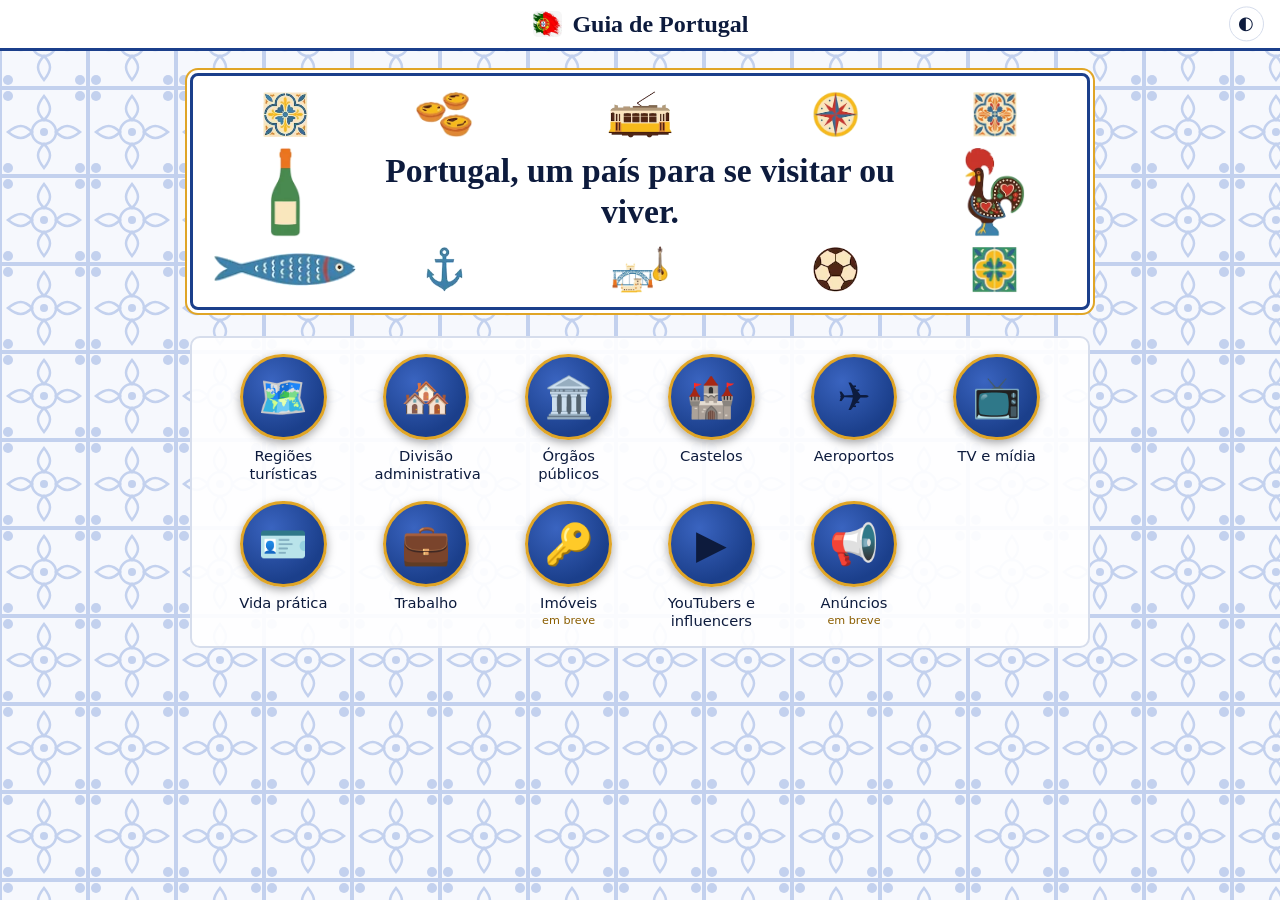
<file: index.html>
<!DOCTYPE html>
<html lang="pt-PT">
<head>
<meta charset="utf-8">
<meta name="viewport" content="width=device-width, initial-scale=1">
<title>Guia de Portugal — turismo e vida prática</title>
<meta name="description" content="Guia geral sobre Portugal para turismo e vida prática.">
<meta name="theme-color" content="#1b3f8b">
<link rel="manifest" href="manifest.webmanifest">
<link rel="icon" href="favicon.ico" sizes="any">
<link rel="icon" href="favicon.png" type="image/png" sizes="64x64">
<link rel="apple-touch-icon" href="icon-192.png">
<link rel="stylesheet" href="style.css">
</head>
<body class="home">
<header class="top"><a class="brand" href="index.html"><img class="logo" src="img/logo-192.webp" srcset="img/logo-96.webp 96w, img/logo-192.webp 192w, img/logo-360.webp 360w" sizes="40px" alt="" width="33" height="29" style="height:1.15em;width:auto"><span>Guia de Portugal</span></a><button id="tema" aria-label="Alternar tema claro/escuro">◐</button></header>
<main class="home-in">
  <div class="titulo"><div class="malha"><span class="s a"><img src="img/azulejo-azul.webp" alt="" draggable="false"></span><span class="s b"><img src="img/pasteis.webp" alt="" draggable="false"></span><span class="s c"><img src="img/bonde.webp" alt="" draggable="false"></span><span class="s d"><img src="img/bussola.webp" alt="" draggable="false"></span><span class="s e"><img src="img/azulejo-laranja.webp" alt="" draggable="false"></span><span class="s f"><img src="img/garrafa.webp" alt="" draggable="false"></span><span class="s g"><img src="img/galo.webp" alt="" draggable="false"></span><span class="s h"><img src="img/sardinhas.webp" alt="" draggable="false"></span><span class="s i"><img src="img/ancora.webp" alt="" draggable="false"></span><span class="s j"><img src="img/ponte.webp" alt="" draggable="false"></span><span class="s k"><img src="img/bola.webp" alt="" draggable="false"></span><span class="s l"><img src="img/azulejo-verde.webp" alt="" draggable="false"></span><h1>Portugal, um país para se visitar ou viver.</h1></div></div>
  <nav class="rodas painel" aria-label="Assuntos do guia">
    <a class="roda" href="secao.html?s=regioes&amp;t=Regi%C3%B5es%20tur%C3%ADsticas"><span class="o" aria-hidden="true">🗺️</span><span class="n">Regiões turísticas</span></a>
    <a class="roda" href="administracao.html"><span class="o" aria-hidden="true">🏘️</span><span class="n">Divisão administrativa</span></a>
    <a class="roda" href="orgaos.html"><span class="o" aria-hidden="true">🏛️</span><span class="n">Órgãos públicos</span></a>
    <a class="roda" href="secao.html?s=castelos&amp;t=Castelos"><span class="o" aria-hidden="true">🏰</span><span class="n">Castelos</span></a>
    <a class="roda" href="secao.html?s=aeroportos&amp;t=Aeroportos"><span class="o" aria-hidden="true">✈️</span><span class="n">Aeroportos</span></a>
    <a class="roda" href="secao.html?s=midia&amp;t=TV%20e%20m%C3%ADdia"><span class="o" aria-hidden="true">📺</span><span class="n">TV e mídia</span></a>
    <a class="roda" href="secao.html?s=vida&amp;t=Vida%20pr%C3%A1tica"><span class="o" aria-hidden="true">🪪</span><span class="n">Vida prática</span></a>
    <a class="roda" href="secao.html?s=trabalho&amp;t=Trabalho"><span class="o" aria-hidden="true">💼</span><span class="n">Trabalho</span></a>
    <a class="roda" href="secao.html?s=imoveis&amp;t=Im%C3%B3veis"><span class="o" aria-hidden="true">🔑</span><span class="n">Imóveis</span><small>em breve</small></a>
    <a class="roda" href="youtubers.html"><span class="o" aria-hidden="true">▶️</span><span class="n">YouTubers e influencers</span></a>
    <a class="roda" href="secao.html?s=anuncios&amp;t=An%C3%BAncios"><span class="o" aria-hidden="true">📢</span><span class="n">Anúncios</span><small>em breve</small></a>
  </nav>
</main>
<script src="common.js"></script>
</body>
</html>
</file>
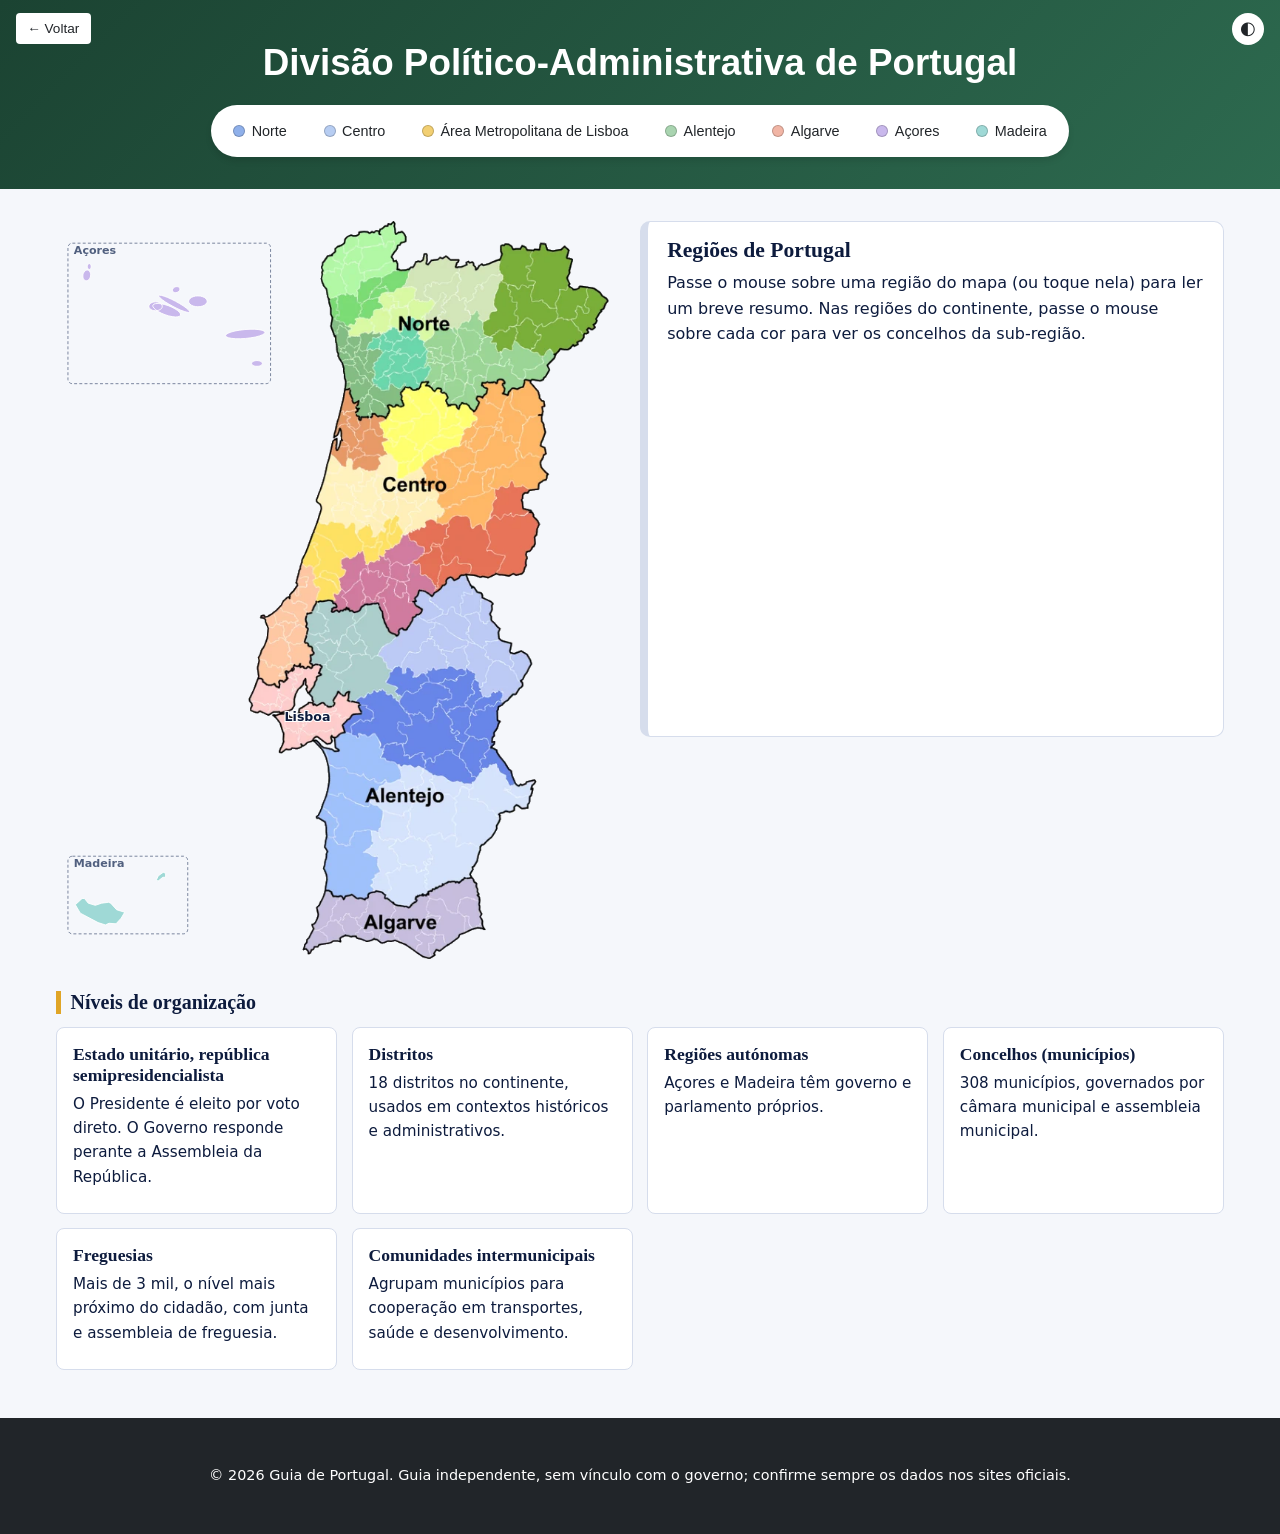
<file: administracao.html>
<!DOCTYPE html>
<html lang="pt-PT">
<head>
<meta charset="utf-8">
<meta name="viewport" content="width=device-width, initial-scale=1">
<title>Divisão político-administrativa — Guia de Portugal</title>
<meta name="description" content="Guia geral sobre Portugal para turismo e vida prática.">
<meta name="theme-color" content="#2d6a4f">
<link rel="manifest" href="manifest.webmanifest">
<link rel="icon" href="favicon.ico" sizes="any">
<link rel="icon" href="favicon.png" type="image/png" sizes="64x64">
<link rel="apple-touch-icon" href="icon-192.png">
<link rel="stylesheet" href="style.css?v=15">
</head>
<body class="interna">
<header class="cab">
  <a class="cab-voltar" href="index.html" data-voltar>← Voltar</a>
  <button class="cab-tema" id="tema" aria-label="Alternar tema claro/escuro">◐</button>
  <h1>Divisão Político-Administrativa de Portugal</h1>
  <div class="header-categories" id="lista"></div>
</header>
<main class="conteudo container">
  <div class="mapa-wrap">
    <figure class="mapa"><div id="mapa"></div></figure>
    <aside id="info" aria-live="polite"></aside>
  </div>
  <h3 class="gt">Níveis de organização</h3>
  <div id="niveis" class="grade"></div>
</main>
<footer class="rodape"><p>&copy; 2026 Guia de Portugal. Guia independente, sem vínculo com o governo; confirme sempre os dados nos sites oficiais.</p></footer>
<script src="common.js?v=15"></script>
<script src="data.js?v=15"></script>
<script src="mapa-dados.js?v=15"></script>
<script src="mapa-continente.js?v=15"></script>
<script src="administracao.js?v=15"></script>
<script src="bonde-voltar.js"></script>
</body>
</html>
</file>
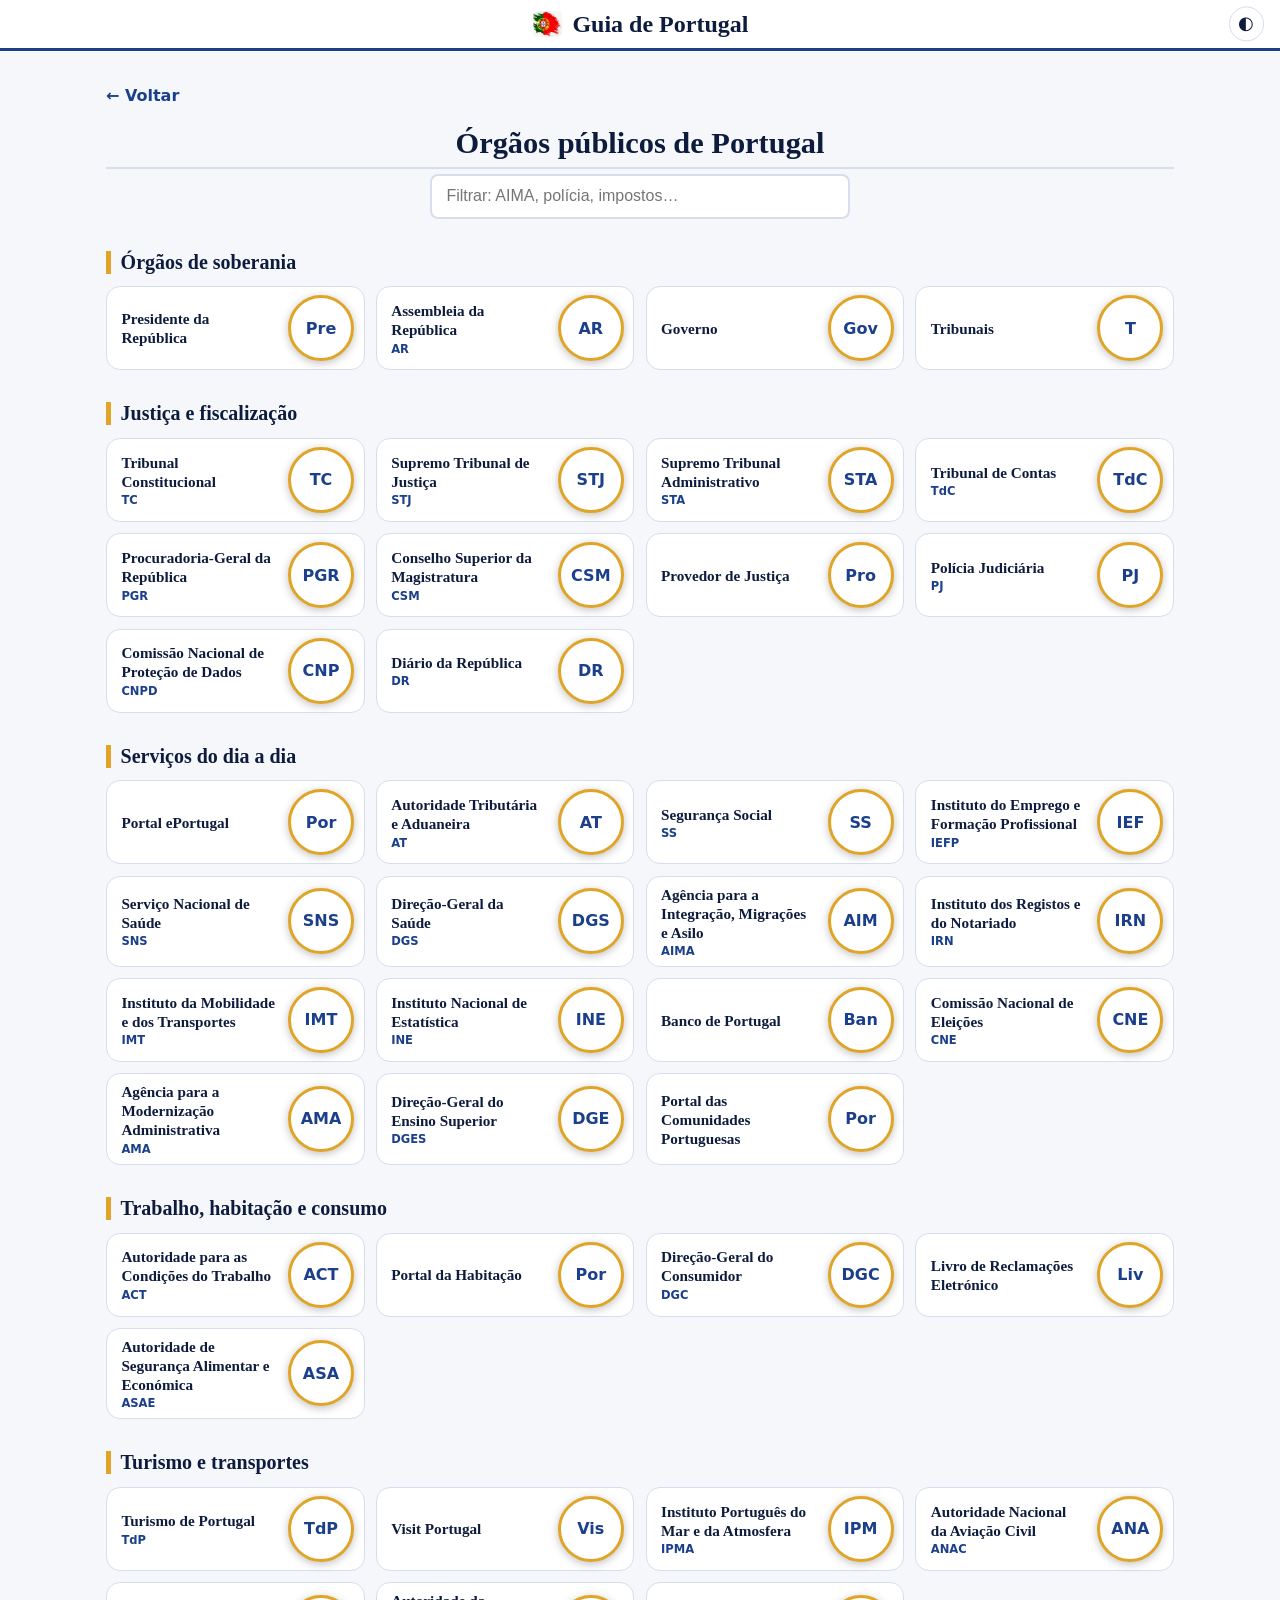
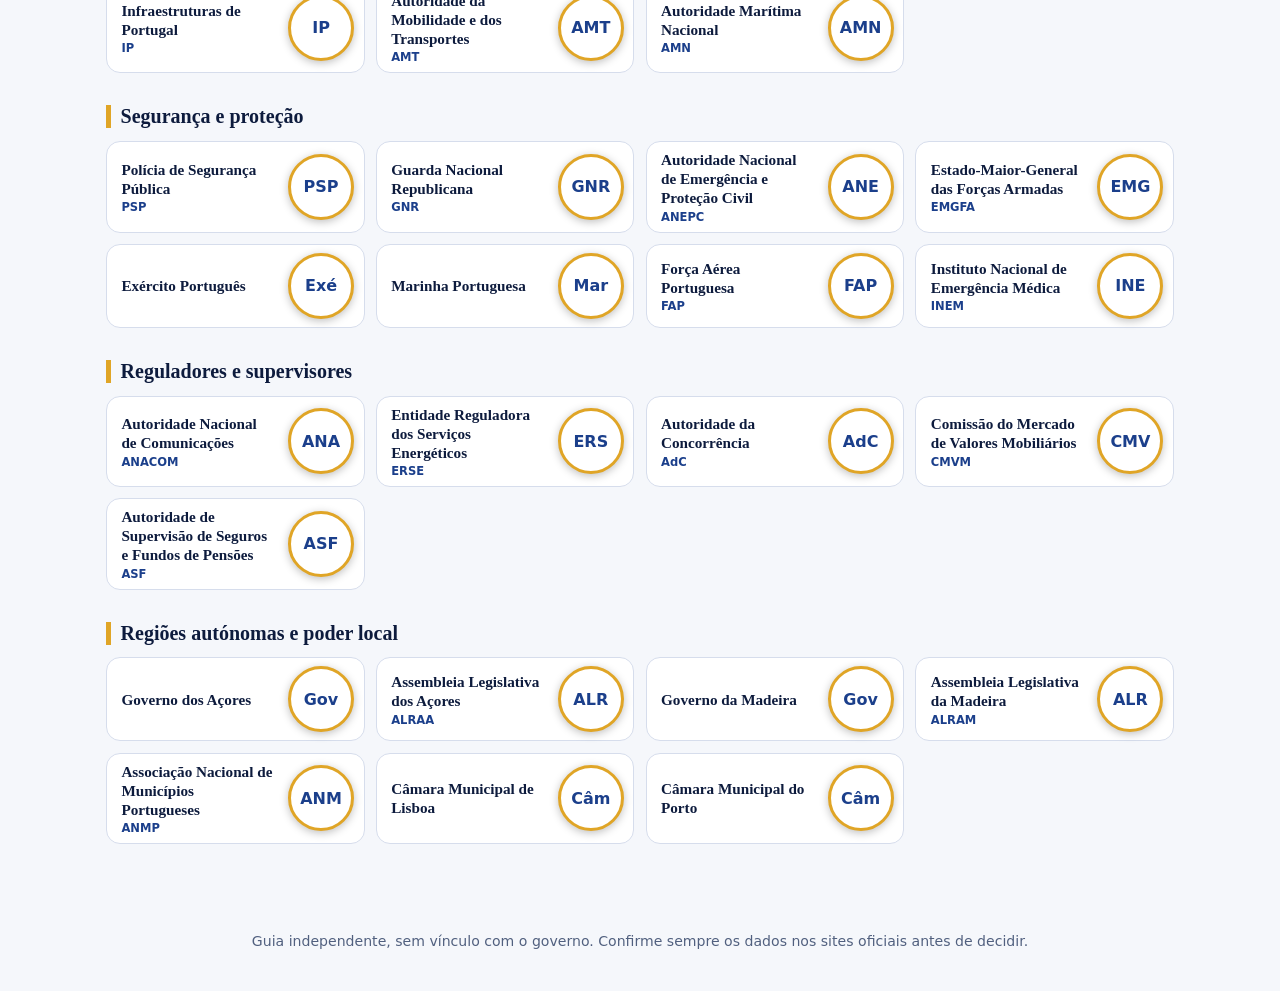
<file: orgaos.html>
<!DOCTYPE html>
<html lang="pt-PT">
<head>
<meta charset="utf-8">
<meta name="viewport" content="width=device-width, initial-scale=1">
<title>Órgãos públicos — Guia de Portugal</title>
<meta name="description" content="Guia geral sobre Portugal para turismo e vida prática.">
<meta name="theme-color" content="#1b3f8b">
<link rel="manifest" href="manifest.webmanifest">
<link rel="icon" href="favicon.ico" sizes="any">
<link rel="icon" href="favicon.png" type="image/png" sizes="64x64">
<link rel="apple-touch-icon" href="icon-192.png">
<link rel="stylesheet" href="style.css">
</head>
<body class="interna">
<header class="top"><a class="brand" href="index.html"><img class="logo" src="img/logo-192.webp" srcset="img/logo-96.webp 96w, img/logo-192.webp 192w, img/logo-360.webp 360w" sizes="40px" alt="" width="33" height="29" style="height:1.15em;width:auto"><span>Guia de Portugal</span></a><button id="tema" aria-label="Alternar tema claro/escuro">◐</button></header>
<main class="conteudo">
  <p><a class="voltar" href="index.html" data-voltar>← Voltar</a></p>
  <h2>Órgãos públicos de Portugal</h2>
  <label class="filtro"><span class="sr">Filtrar órgãos</span><input id="f" type="search" placeholder="Filtrar: AIMA, polícia, impostos…" autocomplete="off"></label>
  <div id="org"></div>
  <div id="tip" role="tooltip"></div>
  <p id="vazio" hidden>Nenhum órgão encontrado.</p>
</main>
<footer><p>Guia independente, sem vínculo com o governo. Confirme sempre os dados nos sites oficiais antes de decidir.</p></footer>
<script src="common.js"></script>
<script src="orgaos.js"></script>
<script src="bonde-voltar.js"></script>
</body>
</html>
</file>
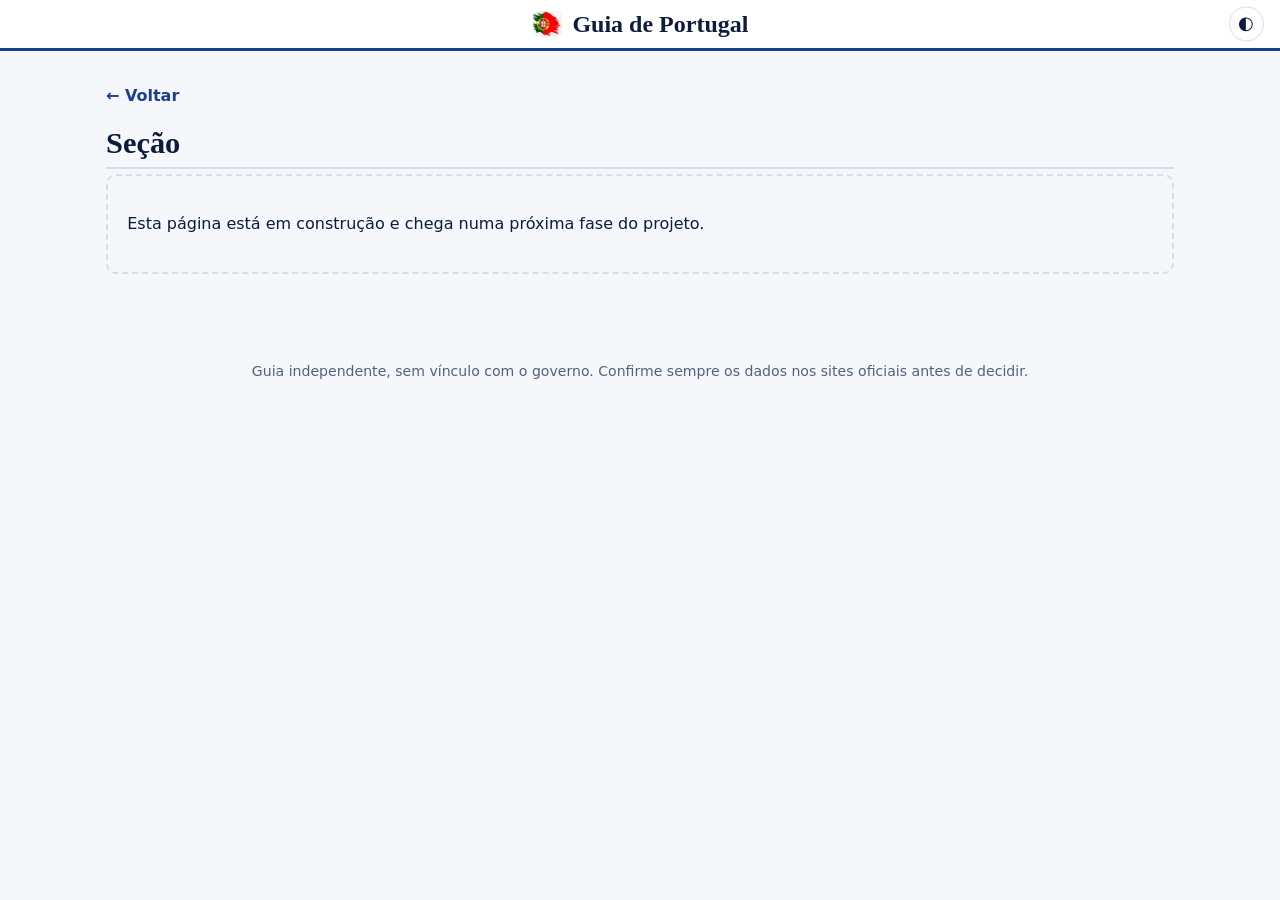
<file: secao.html>
<!DOCTYPE html>
<html lang="pt-PT">
<head>
<meta charset="utf-8">
<meta name="viewport" content="width=device-width, initial-scale=1">
<title>Guia de Portugal</title>
<meta name="description" content="Guia geral sobre Portugal para turismo e vida prática.">
<meta name="theme-color" content="#1b3f8b">
<link rel="manifest" href="manifest.webmanifest">
<link rel="icon" href="favicon.ico" sizes="any">
<link rel="icon" href="favicon.png" type="image/png" sizes="64x64">
<link rel="apple-touch-icon" href="icon-192.png">
<link rel="stylesheet" href="style.css">
</head>
<body class="interna">
<header class="top"><a class="brand" href="index.html"><img class="logo" src="img/logo-192.webp" srcset="img/logo-96.webp 96w, img/logo-192.webp 192w, img/logo-360.webp 360w" sizes="40px" alt="" width="33" height="29" style="height:1.15em;width:auto"><span>Guia de Portugal</span></a><button id="tema" aria-label="Alternar tema claro/escuro">◐</button></header>
<main class="conteudo">
  <p><a class="voltar" href="index.html" data-voltar>← Voltar</a></p>
  <div id="sec"></div>
</main>
<footer><p>Guia independente, sem vínculo com o governo. Confirme sempre os dados nos sites oficiais antes de decidir.</p></footer>
<script src="data.js"></script>
<script src="common.js"></script>
<script src="secao.js"></script>
<script src="bonde-voltar.js"></script>
</body>
</html>
</file>
<file: style.css>
:root{--bg:#f5f7fb;--fg:#0d1b3d;--mut:#51607f;--card:#fff;--br:#d6ddec;--az:#1b3f8b;--ouro:#e0a526}
[data-t=escuro]{--bg:#0b1226;--fg:#eaf0ff;--mut:#9fb0d6;--card:#121c3a;--br:#27365f;--az:#7ea2ff}
*{box-sizing:border-box}
body{margin:0;background:var(--bg);color:var(--fg);font:1rem/1.6 system-ui,-apple-system,"Segoe UI",Roboto,sans-serif}
h1,h2,h3,.brand{font-family:Georgia,"Times New Roman",serif;line-height:1.2}
a{color:var(--az)}
:focus-visible{outline:3px solid var(--ouro);outline-offset:3px}
.top{position:relative;z-index:5;text-align:center;padding:.6rem 1rem;background:var(--card);border-bottom:3px solid var(--az)}
.brand{font-weight:700;font-size:1.5rem;text-decoration:none;color:var(--fg)}
#tema{position:absolute;right:1rem;top:50%;transform:translateY(-50%);border:1px solid var(--br);background:none;color:var(--fg);border-radius:50%;width:2.2rem;height:2.2rem;font-size:1.1rem;cursor:pointer}
body.home{display:flex;flex-direction:column;min-height:100vh;min-height:100dvh;background:#fff url("data:image/svg+xml,%3Csvg xmlns='http://www.w3.org/2000/svg' width='88' height='88' viewBox='0 0 88 88'%3E%3Crect width='88' height='88' fill='%23fff'/%3E%3Crect x='1' y='1' width='86' height='86' fill='none' stroke='%231b3f8b' stroke-width='2'/%3E%3Cg fill='none' stroke='%231b3f8b' stroke-width='2.5'%3E%3Ccircle cx='44' cy='44' r='12'/%3E%3Cpath d='M44 8c8 10 8 16 0 24-8-8-8-14 0-24zM44 56c8 8 8 14 0 24-8-10-8-16 0-24zM8 44c10-8 16-8 24 0-8 8-14 8-24 0zM56 44c8-8 14-8 24 0-10 8-16 8-24 0z'/%3E%3C/g%3E%3Cg fill='%231b3f8b'%3E%3Ccircle cx='44' cy='44' r='4'/%3E%3Ccircle cx='8' cy='8' r='5'/%3E%3Ccircle cx='80' cy='8' r='5'/%3E%3Ccircle cx='8' cy='80' r='5'/%3E%3Ccircle cx='80' cy='80' r='5'/%3E%3C/g%3E%3C/svg%3E")}
.painel{margin:auto;width:min(960px,94vw);padding:clamp(1rem,3.5vh,2.2rem) clamp(.8rem,3vw,2rem);text-align:center;color:#fff;background:rgba(13,27,61,.93);border:3px solid var(--ouro);border-radius:8px}
.painel h1{margin:0 0 clamp(.8rem,3vh,1.8rem);font-size:clamp(1.5rem,4.2vw,2.6rem)}
.rodas{display:grid;grid-template-columns:repeat(3,1fr);gap:clamp(.6rem,2vh,1.3rem) .5rem}
@media(min-width:700px){.rodas{grid-template-columns:repeat(6,1fr)}}
.roda{display:flex;flex-direction:column;align-items:center;text-decoration:none;color:#fff}
.o{display:grid;place-items:center;width:clamp(62px,min(17vw,15vh),108px);aspect-ratio:1;border-radius:50%;font-size:clamp(1.7rem,5.2vh,2.7rem);background:radial-gradient(circle at 35% 30%,#3a64c0,#1b3f8b 70%);border:3px solid var(--ouro);box-shadow:0 3px 10px rgba(0,0,0,.35);transition:transform .2s}
.n{margin-top:.45rem;font-size:clamp(.74rem,1.9vh,.92rem);line-height:1.2;max-width:11ch}
.roda small{color:var(--ouro);font-size:.7rem}
.roda:hover .o,.roda:focus-visible .o{transform:translateY(-5px) scale(1.07)}
.roda:active .o{transform:scale(.94)}
.rodas .roda{transition:opacity .4s}
.rodas.saindo .roda:not(.ir){opacity:.15}
.roda.ir .o{animation:ir .5s ease-in forwards}
@keyframes ir{0%{transform:scale(1)}30%{transform:scale(.85)}100%{transform:scale(1.7) rotate(360deg);opacity:0}}
.conteudo{max-width:1100px;margin:auto;padding:1rem 1rem 3rem}
.voltar{font-weight:600;text-decoration:none}
.conteudo h2{margin:0 0 .3rem;font-size:1.9rem;border-bottom:2px solid var(--br);padding-bottom:.4rem}
.conteudo>div>p{color:var(--mut);margin:.4rem 0 1rem;max-width:70ch}
.grade{display:grid;grid-template-columns:repeat(auto-fill,minmax(250px,1fr));gap:.9rem}
.card{background:var(--card);border:1px solid var(--br);border-radius:8px;padding:1rem}
.card h3{margin:0 0 .35rem;font-size:1.1rem}
.card p{margin:0 0 .5rem;font-size:.95rem}
.card small{display:block;color:var(--mut);margin-bottom:.4rem}
.card a{font-weight:600;font-size:.92rem}
.obra{padding:1.2rem;border:2px dashed var(--br);border-radius:10px}
footer{padding:1.5rem 1rem;text-align:center;color:var(--mut);font-size:.88rem}
@media(prefers-reduced-motion:reduce){.o,.rodas .roda{transition:none}}

:root{--painel:rgba(255,255,255,.92);--obs:#8a5d00}
[data-t=escuro]{--painel:rgba(18,28,58,.94);--obs:#e0a526}
body.home{background:#f6f8fd url("data:image/svg+xml,%3Csvg xmlns='http://www.w3.org/2000/svg' width='88' height='88' viewBox='0 0 88 88'%3E%3Crect width='88' height='88' fill='%23f6f8fd'/%3E%3Crect x='1' y='1' width='86' height='86' fill='none' stroke='%23c3d1ee' stroke-width='2'/%3E%3Cg fill='none' stroke='%23c3d1ee' stroke-width='2.5'%3E%3Ccircle cx='44' cy='44' r='12'/%3E%3Cpath d='M44 8c8 10 8 16 0 24-8-8-8-14 0-24zM44 56c8 8 8 14 0 24-8-10-8-16 0-24zM8 44c10-8 16-8 24 0-8 8-14 8-24 0zM56 44c8-8 14-8 24 0-10 8-16 8-24 0z'/%3E%3C/g%3E%3Cg fill='%23c3d1ee'%3E%3Ccircle cx='44' cy='44' r='4'/%3E%3Ccircle cx='8' cy='8' r='5'/%3E%3Ccircle cx='80' cy='8' r='5'/%3E%3Ccircle cx='8' cy='80' r='5'/%3E%3Ccircle cx='80' cy='80' r='5'/%3E%3C/g%3E%3C/svg%3E")}
[data-t=escuro] body.home{background:#0e1730 url("data:image/svg+xml,%3Csvg xmlns='http://www.w3.org/2000/svg' width='88' height='88' viewBox='0 0 88 88'%3E%3Crect width='88' height='88' fill='%230e1730'/%3E%3Crect x='1' y='1' width='86' height='86' fill='none' stroke='%23223563' stroke-width='2'/%3E%3Cg fill='none' stroke='%23223563' stroke-width='2.5'%3E%3Ccircle cx='44' cy='44' r='12'/%3E%3Cpath d='M44 8c8 10 8 16 0 24-8-8-8-14 0-24zM44 56c8 8 8 14 0 24-8-10-8-16 0-24zM8 44c10-8 16-8 24 0-8 8-14 8-24 0zM56 44c8-8 14-8 24 0-10 8-16 8-24 0z'/%3E%3C/g%3E%3Cg fill='%23223563'%3E%3Ccircle cx='44' cy='44' r='4'/%3E%3Ccircle cx='8' cy='8' r='5'/%3E%3Ccircle cx='80' cy='8' r='5'/%3E%3Ccircle cx='8' cy='80' r='5'/%3E%3Ccircle cx='80' cy='80' r='5'/%3E%3C/g%3E%3C/svg%3E")}
.home-in{margin:auto;width:min(900px,94vw);padding:clamp(1.8rem,5vh,2.6rem) 0 1rem;display:flex;flex-direction:column;gap:clamp(.9rem,3vh,1.6rem)}
.titulo{position:relative;padding:clamp(1.5rem,4.5vh,2.2rem) 3.4rem clamp(.8rem,2.5vh,1.3rem);text-align:center;background:var(--card);border:3px solid var(--az);border-radius:8px;box-shadow:0 0 0 3px var(--card),0 0 0 5px var(--ouro)}
.titulo h1{margin:0;font-size:clamp(1.3rem,3.6vw,2.2rem);color:var(--fg)}
.medalhao{position:absolute;top:0;left:50%;width:50px;height:50px;transform:translate(-50%,-55%);padding:5px;background:var(--card);border:3px solid var(--ouro);border-radius:50%}
.sim{position:absolute;top:50%;width:clamp(26px,4.5vw,38px);transform:translateY(-35%)}
.sim.esq{left:.9rem}.sim.dir{right:.9rem}
.painel{padding:clamp(.8rem,2.4vh,1.4rem) clamp(.6rem,2vw,1.5rem);color:var(--fg);background:var(--painel);border:2px solid var(--br);border-radius:10px;text-align:center}
.roda{color:var(--fg)}
.roda small{color:var(--obs)}
.o{width:clamp(54px,min(15vw,12.5vh),98px);font-size:clamp(1.5rem,4.6vh,2.5rem)}

.home-in{margin:clamp(.8rem,2.5vh,1.6rem) auto 0;padding:0}
.titulo{padding:clamp(.5rem,1.6vh,1rem) clamp(.5rem,2vw,1.2rem)}
.malha{display:grid;grid-template-columns:1fr 1fr 1.5fr 1fr 1fr;grid-template-rows:clamp(34px,7.5vh,70px) auto clamp(34px,7.5vh,70px);grid-template-areas:"a b c d e" "f t t t g" "h i j k l";gap:clamp(.2rem,1vh,.6rem) clamp(.3rem,1vw,.8rem);align-items:stretch}
.s{position:relative;display:block}
.s img{position:absolute;inset:0;width:100%;height:100%;object-fit:contain;pointer-events:none}
.s.a{grid-area:a}.s.b{grid-area:b}.s.c{grid-area:c}.s.d{grid-area:d}.s.e{grid-area:e}.s.f{grid-area:f}.s.g{grid-area:g}.s.h{grid-area:h}.s.i{grid-area:i}.s.j{grid-area:j}.s.k{grid-area:k}.s.l{grid-area:l}
.malha h1{grid-area:t;align-self:center;margin:0;padding:.3rem 0;text-align:center;font-size:clamp(1.25rem,3.5vw,2.1rem)}
.s.f,.s.g{min-height:clamp(60px,12vh,110px)}
.rodas{grid-template-columns:repeat(4,1fr)}
@media(min-width:700px){.rodas{grid-template-columns:repeat(6,1fr)}}
.o{width:clamp(50px,min(16vw,10.5vh),96px)}
.o{width:clamp(48px,min(15.5vw,9.6vh),96px)}
.painel{padding-top:clamp(.6rem,1.8vh,1.2rem);padding-bottom:clamp(.6rem,1.8vh,1.2rem)}
.painel{width:auto;margin:0}

.brand{display:inline-flex;align-items:center;gap:.6rem}
.logo{height:clamp(30px,5.5vh,46px);width:auto}
.malha{grid-template-rows:clamp(26px,5.2vh,50px) auto clamp(26px,5.2vh,50px)}
.s.f,.s.g{min-height:clamp(44px,8.5vh,80px)}
.logo{background:#fff;border-radius:6px;padding:1px;width:auto}
.brand{line-height:1.2}
.logo{height:1.15em;width:auto;max-width:none}
.top{display:flex;justify-content:center;align-items:center}

.intro{color:var(--mut);max-width:70ch}
.filtro input{width:100%;max-width:420px;padding:.7rem .9rem;border-radius:8px;border:2px solid var(--br);background:var(--card);color:var(--fg);font-size:1rem}
.gt{margin:2rem 0 .8rem;font:700 1.25rem Georgia,serif;border-left:5px solid var(--ouro);padding-left:.6rem}
.org{display:flex;gap:.8rem;align-items:flex-start;background:var(--card);border:1px solid var(--br);border-radius:8px;padding:.8rem}
.org h4{margin:0 0 .2rem;font:700 1rem Georgia,serif}
.org h4 span{font:600 .72rem system-ui,sans-serif;color:var(--az);border:1px solid var(--br);border-radius:99px;padding:0 .4rem;margin-left:.2rem;white-space:nowrap}
.org p{margin:0;font-size:.92rem;color:var(--mut)}
.logo-b{display:grid;place-items:center;flex:none;width:42px;height:42px;border-radius:50%;background:#fff;border:2px solid var(--ouro);box-shadow:0 1px 4px rgba(0,0,0,.25);text-decoration:none;color:#1b3f8b;font-weight:700;font-size:.72rem;transition:transform .2s}
a.logo-b:hover,a.logo-b:focus-visible{transform:scale(1.12) rotate(-6deg)}
.logo-b img{width:26px;height:26px;border-radius:4px}
.logo-b.sem{border-color:var(--br);box-shadow:none;font-size:1rem}
.sr{position:absolute;left:-9999px}

[hidden]{display:none!important}
.rg{display:grid;grid-template-columns:repeat(auto-fill,minmax(92px,1fr));gap:1rem .5rem;justify-items:center}
.it{display:flex;flex-direction:column;align-items:center;gap:.4rem;width:92px;text-decoration:none;color:var(--fg);cursor:pointer}
.bola{display:grid;place-items:center;width:clamp(66px,19vw,82px);aspect-ratio:1;border-radius:50%;background:#fff;border:3px solid var(--ouro);box-shadow:0 2px 8px rgba(0,0,0,.25);color:#1b3f8b;font-weight:700;transition:transform .2s}
.bola img{width:58%;height:58%;object-fit:contain}
.it:hover .bola,.it:focus-visible .bola{transform:translateY(-4px) scale(1.08)}
.it small{font-size:.76rem;text-align:center;line-height:1.2;color:var(--mut)}
#tip{position:fixed;z-index:20;max-width:280px;padding:.7rem .85rem;border-radius:8px;background:#0d1b3d;color:#fff;border:2px solid var(--ouro);box-shadow:0 6px 18px rgba(0,0,0,.35);font-size:.88rem;line-height:1.4;pointer-events:none;opacity:0;transition:opacity .12s}
#tip.on{opacity:1}
#tip b{display:block;font:700 1rem Georgia,serif;margin-bottom:.2rem}

.conteudo>h2{text-align:center}
.filtro{display:block;text-align:center}.filtro input{margin:0 auto}
.rg{grid-template-columns:repeat(auto-fill,minmax(250px,1fr));gap:.7rem;justify-items:stretch}
.it{flex-direction:row;justify-content:space-between;gap:.8rem;width:auto;padding:.5rem .6rem .5rem .9rem;background:var(--card);border:1px solid var(--br);border-radius:14px}
.tx{display:flex;flex-direction:column;gap:.15rem;min-width:0;text-align:left}
.tx b{font:700 .95rem/1.25 Georgia,serif;color:var(--fg)}
.tx i{font:600 .72rem system-ui,sans-serif;font-style:normal;color:var(--az)}
.bola{flex:none;width:clamp(56px,16vw,66px)}

:root{--r11:#8fb0ea;--r16:#b7cdf2;--r17:#f2cf72;--r18:#a9d4b0;--r15:#f1b5a5;--r20:#c9b8ec;--r30:#9fd9d6}
[data-t=escuro]{--r11:#3b5fa8;--r16:#4a74bd;--r17:#b88a1d;--r18:#3f7d57;--r15:#b3604f;--r20:#7561a8;--r30:#3a8582}
.mapa-wrap{display:grid;grid-template-columns:minmax(260px,520px) 1fr;gap:1.5rem;align-items:start;margin-top:1rem}
@media(max-width:800px){.mapa-wrap{grid-template-columns:1fr}}
.mapa{margin:0}.mapa svg{width:100%;height:auto;max-height:68vh;display:block;margin:auto}
.mapa figcaption{font-size:.78rem;color:var(--mut);margin-top:.4rem}
.reg{fill:var(--c);stroke:var(--card);stroke-width:1.2;cursor:pointer;transition:filter .15s}
.reg:focus{outline:none}
.reg:hover,.reg:focus-visible,.reg.sel{filter:brightness(.9) saturate(1.35);stroke:var(--ouro);stroke-width:2.6}
.frame{fill:transparent;stroke:var(--mut);stroke-dasharray:4 3;stroke-width:1}
.rl{font:600 11px system-ui,sans-serif;fill:var(--fg);text-anchor:middle;pointer-events:none}
.rl.fr{text-anchor:start;fill:var(--mut);font-size:10px}
#info{background:var(--card);border:1px solid var(--br);border-left:8px solid var(--c);border-radius:10px;padding:1rem 1.2rem;position:sticky;top:1rem}
#info h3{margin:0 0 .4rem;font-size:1.35rem}
#info p{margin:0 0 .6rem}
#info ul{margin:0 0 .8rem;padding-left:1.1rem;color:var(--mut);font-size:.93rem}
.breve-tag{display:inline-block;font-size:.78rem;font-weight:600;color:var(--mut);border:1px dashed var(--br);border-radius:99px;padding:.1rem .6rem}
.chips{display:flex;flex-wrap:wrap;gap:.5rem;justify-content:center;margin:1.2rem 0 0}
.chip{display:inline-flex;align-items:center;gap:.4rem;border:1px solid var(--br);background:var(--card);color:var(--fg);border-radius:99px;padding:.3rem .8rem;font:inherit;font-size:.88rem;cursor:pointer}
.chip i{width:.8rem;height:.8rem;border-radius:50%;border:1px solid var(--br)}
.chip:hover{border-color:var(--ouro)}

.reg.ov{fill:transparent;stroke:none;filter:none!important;transition:fill .15s}
.has-sel .reg.ov:not(.sel){fill:rgba(255,255,255,.62)}
[data-t=escuro] .has-sel .reg.ov:not(.sel){fill:rgba(11,18,38,.6)}
.reg.ov.sel{stroke:var(--ouro);stroke-width:3.5;stroke-linejoin:round}
.has-sel .isl:not(.sel){opacity:.5}
.rl.lis{font-size:15px;paint-order:stroke;stroke:#fff;stroke-width:3px}
.mapa svg{max-height:82vh}
.mapa-wrap{grid-template-columns:minmax(260px,560px) 1fr}
.rl.fr{font-size:15px}
.rl.lis{font-size:17px}

.topo{display:grid;grid-template-columns:minmax(70px,1fr) auto minmax(70px,1fr);align-items:center;gap:.5rem;border-bottom:2px solid var(--br);padding-bottom:.5rem}
.topo h2{margin:0;padding:0;border:0;text-align:center;font-size:clamp(1.3rem,4.6vw,1.9rem)}
.topo .voltar{justify-self:start}
.conteudo .chips{margin:.9rem 0 1.2rem}
@media(max-width:600px){.topo{grid-template-columns:1fr}.topo span{display:none}.topo h2{font-size:1.4rem}}
@media(max-width:800px){.mapa-wrap{grid-template-columns:1fr}}

.topo{display:block;position:relative;text-align:center}
.topo span{display:none}
.topo h2{display:block;width:100%;text-align:center}
.topo .voltar{position:absolute;left:0;top:50%;transform:translateY(-50%)}
@media(max-width:600px){.topo .voltar{position:static;transform:none;display:block;text-align:left;margin-bottom:.3rem}}

.reg.ov{pointer-events:none}
.sub{fill:transparent;stroke:none;cursor:pointer}
.sub:focus{outline:none}
.sub.sel2{fill:rgba(255,255,255,.25);stroke:#0d1b3d;stroke-width:2.4;stroke-linejoin:round}
[data-t=escuro] .sub.sel2{stroke:#fff}
.sc{display:flex;flex-wrap:wrap;gap:.3rem;margin:.3rem 0}
.sb{border:1px solid var(--br);background:var(--card);color:var(--fg);border-radius:99px;padding:.1rem .6rem;font:inherit;font-size:.8rem;cursor:pointer}
.sb:hover,.sb.on{border-color:var(--ouro);background:var(--bg)}
.sb.on{font-weight:700}
.cl{font-size:.86rem;color:var(--fg);background:var(--bg);border-radius:6px;padding:.45rem .6rem;margin-top:.3rem}
#info li{margin-bottom:.4rem}

/* Cabeçalho e rodapé padrão (modelo centro.html) */
.cab{position:relative;background:linear-gradient(135deg,#1b4332,#2d6a4f);color:#fff;text-align:center;padding:2.5rem 1rem 2rem;font-family:'Segoe UI',Tahoma,Geneva,Verdana,sans-serif}
.cab h1{font:600 2.3rem/1.25 'Segoe UI',Tahoma,Geneva,Verdana,sans-serif;margin:0 0 1.2rem;color:#fff}
.cab-voltar,.cab-tema{position:absolute;top:.8rem;background:#fff;color:#212529;border:0;border-radius:4px;font-size:.85rem;cursor:pointer;text-decoration:none}
.cab-voltar{left:1rem;padding:.3rem .7rem}
.cab-tema{right:1rem;width:2rem;height:2rem;border-radius:50%;font-size:1rem}
.header-categories{display:inline-flex;flex-wrap:wrap;justify-content:center;gap:.3rem;background:#fff;padding:.4rem;border-radius:30px;box-shadow:0 4px 6px rgba(0,0,0,.1)}
.cat-btn{display:inline-flex;align-items:center;gap:.4rem;background:transparent;border:0;padding:.5rem 1rem;border-radius:20px;cursor:pointer;font:inherit;font-size:.9rem;color:#212529;transition:all .3s}
.cat-btn:hover:not(.active){background:#e9ecef}
.cat-btn.active{background:#212529;color:#fff}
.cat-btn i{width:.75rem;height:.75rem;border-radius:50%;border:1px solid rgba(0,0,0,.2)}
.container{max-width:1200px;margin:2rem auto 0;padding:0 1rem}
.rodape{text-align:center;padding:2rem;margin-top:3rem;background:#212529;color:#fff;font-size:.9rem}
@media(max-width:600px){.cab{padding-top:3.4rem}.cab h1{font-size:1.6rem}}
.cab #tema.cab-tema{position:absolute;top:.8rem;right:1rem;transform:none;background:#fff;color:#212529;border:0;width:2rem;height:2rem}

/* Páginas de região */
.cat-btn:hover:not(.active){background:var(--hv,#1b4332);color:#fff}
.trilha{font-size:.88rem;color:var(--mut);margin:0 0 .8rem}
#mapar{height:520px;border-radius:10px;box-shadow:0 4px 6px rgba(0,0,0,.1);z-index:1}
.mk{background:none;border:0}
.mk i{display:block;width:18px;height:18px;border-radius:50%;background:#1b4332;border:3px solid #fff;box-shadow:0 1px 4px rgba(0,0,0,.5)}
.mk.on i{background:#e0a526;width:24px;height:24px;margin:-3px}
.mk-c{font-size:21px;line-height:30px;text-align:center;filter:drop-shadow(0 1px 2px rgba(0,0,0,.6))}
.mk-c.on{font-size:30px}
.busca-l{display:block;margin:1rem 0 .5rem}
.busca-l input{width:100%;max-width:380px;padding:.6rem .9rem;border-radius:8px;border:2px solid var(--br);background:var(--card);color:var(--fg);font:inherit}
.itens{max-height:210px;overflow:auto;border:1px solid var(--br);border-radius:8px;padding:.6rem .8rem;background:var(--card)}
.grp h4{margin:.5rem 0 .3rem;font:700 .9rem Georgia,serif}
.pl{display:flex;flex-wrap:wrap;gap:.35rem}
.pill{border:1px solid var(--br);background:var(--card);color:var(--fg);border-radius:99px;padding:.15rem .7rem;font:inherit;font-size:.82rem;cursor:pointer}
.pill:hover,.pill.on{border-color:#2d6a4f;background:#d8f3dc;color:#1b4332}
.pill.on{font-weight:700}
#quadro{background:var(--card);border:1px solid var(--br);border-left:8px solid #2d6a4f;border-radius:10px;padding:1rem 1.2rem;margin-top:1rem;min-height:260px}
#quadro h3{margin:0 0 .2rem;font-size:1.4rem}
#quadro .meta{margin:0 0 .6rem;color:var(--mut);font-size:.92rem}
#quadro summary{cursor:pointer;font-weight:700;padding:.45rem 0;border-top:1px solid var(--br)}
.nd{color:var(--mut);font-size:.9rem;margin:.3rem 0}
.ln{list-style:none;padding:0;margin:.3rem 0 .6rem;display:grid;grid-template-columns:repeat(auto-fill,minmax(260px,1fr));gap:.2rem 1rem}
.ln li{display:flex;justify-content:space-between;align-items:center;gap:.6rem;padding:.25rem 0;border-bottom:1px solid var(--br);font-size:.92rem}
.lk{flex:none;width:30px;height:30px;border-radius:50%;background:#fff;border:2px solid var(--ouro);display:grid;place-items:center;text-decoration:none;color:#1b3f8b;font-weight:700}
.lk img{width:18px;height:18px}
.btn{display:inline-block;background:#2d6a4f;color:#fff;border-radius:6px;padding:.3rem .8rem;text-decoration:none;font-size:.88rem}
.cred{font-size:.78rem;opacity:.8;margin-top:.4rem}
.pg-link{display:inline-block;background:#2d6a4f;color:#fff;border-radius:6px;padding:.3rem .8rem;text-decoration:none;font-size:.88rem;font-weight:600}
@media(max-width:600px){#mapar{height:400px}}

#info{overflow:auto}
.chip-f{border:1px solid var(--br);border-radius:6px;padding:.1rem .5rem;font-size:.8rem;background:var(--bg)}

#info{display:flex;flex-direction:column}
.rod-info{margin-top:auto;padding-top:.6rem}
.sb.on,.pill.on{font-weight:400}
.sb.on{background:#d8f3dc;border-color:#2d6a4f;color:#1b4332}
/* Página de YouTubers */
.nota-mapa{font-size:.82rem;color:var(--mut);margin:.5rem 0 1rem}
.yt-barra{display:flex;align-items:center;gap:1rem;flex-wrap:wrap;margin-bottom:.8rem}
.yt-barra .busca-l{margin:0;flex:1 1 260px}
.cont{font-size:.88rem;color:var(--mut)}
.yt-lista{display:grid;grid-template-columns:repeat(auto-fill,minmax(270px,1fr));gap:.6rem}
.yt-item{display:flex;align-items:center;gap:.7rem;background:var(--card);border:1px solid var(--br);border-radius:10px;padding:.55rem .7rem;cursor:pointer}
.yt-item:hover{border-color:#2d6a4f}
.cart-av{flex:none;width:38px;height:38px;border-radius:50%;background:#2d6a4f;color:#fff;display:grid;place-items:center;font:700 1.05rem Georgia,serif}
.cart-tx{flex:1;min-width:0;display:flex;flex-direction:column;line-height:1.25}
.cart-tx b{font-size:.95rem;overflow:hidden;text-overflow:ellipsis;white-space:nowrap}
.cart-tx span{font-size:.78rem;color:var(--mut)}
.cart-lk{display:flex;gap:.3rem;flex:none}
#mapar{position:relative}
.cart{position:absolute;z-index:1000;display:flex;align-items:center;gap:.6rem;background:var(--card);color:var(--fg);border:2px solid #2d6a4f;border-radius:10px;padding:.5rem .7rem;box-shadow:0 6px 18px rgba(0,0,0,.3);min-width:230px;max-width:min(340px,90%)}
.cart[hidden]{display:none}
.mc div{width:100%;height:100%;border-radius:50%;background:#2d6a4f;color:#fff;border:3px solid rgba(255,255,255,.85);display:grid;place-items:center;font:700 .8rem system-ui,sans-serif;box-shadow:0 1px 5px rgba(0,0,0,.4)}
.cat-btn .n{opacity:.7;font-size:.75rem}
</file>
